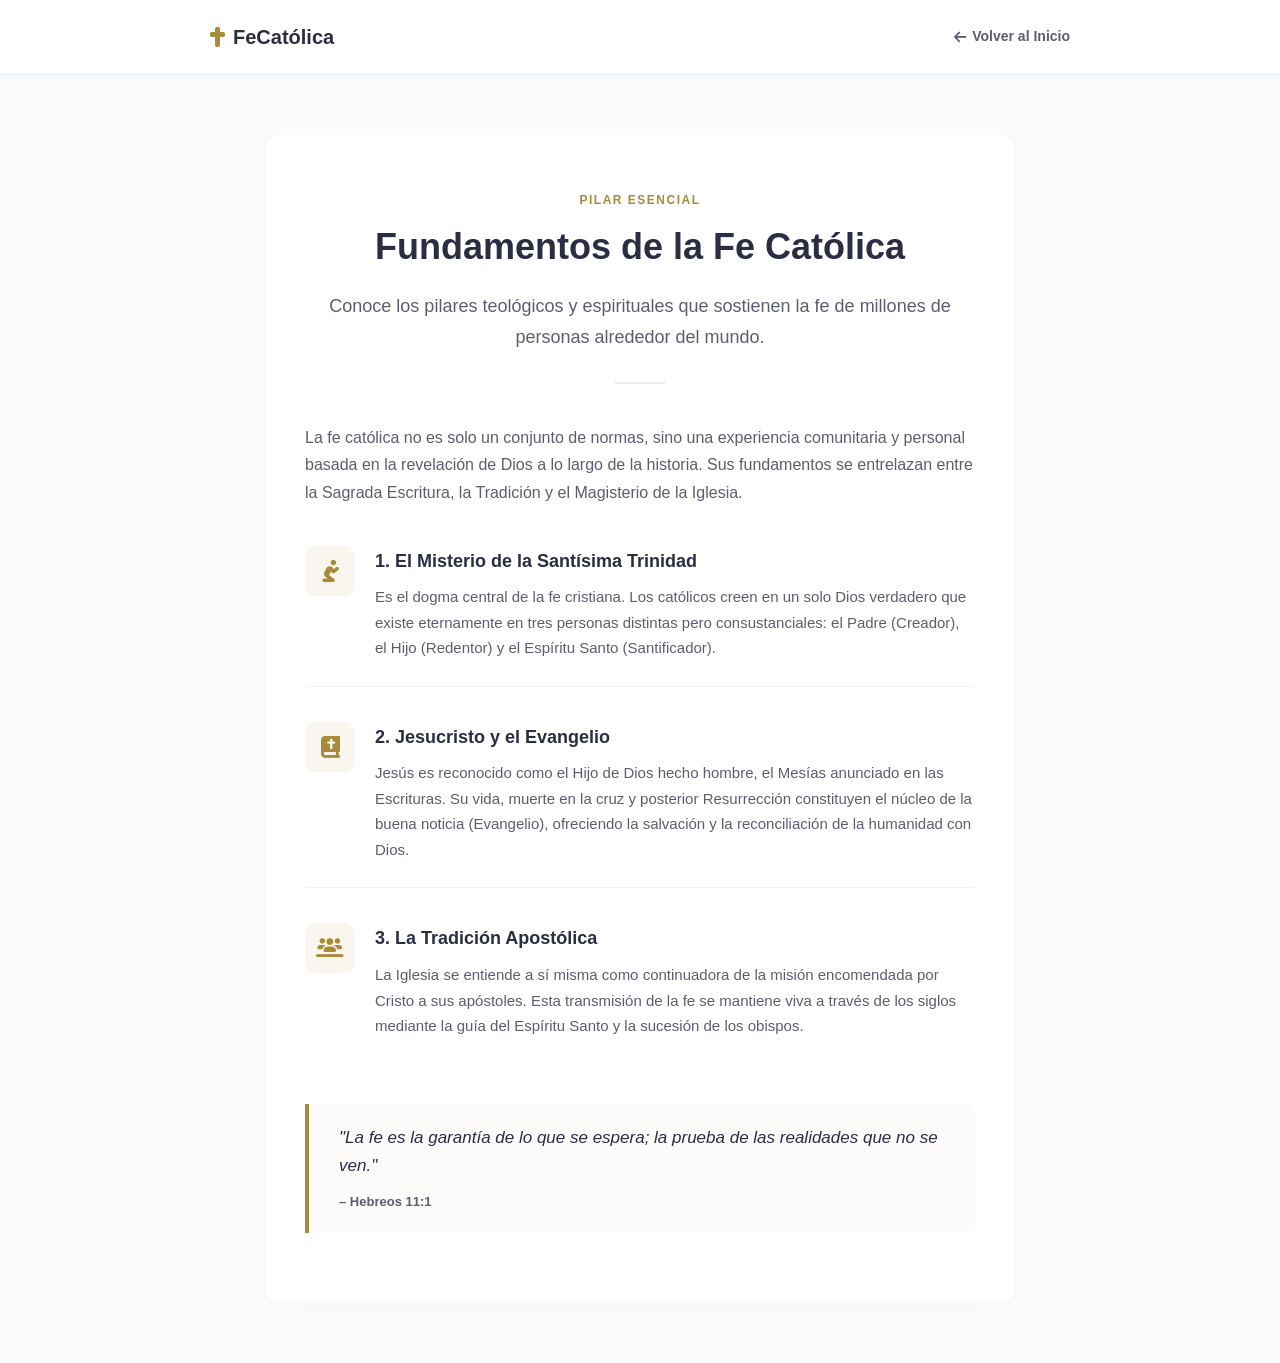
<file: pagina1.html>
<!DOCTYPE html>
<html lang="es">
<head>
    <meta charset="UTF-8">
    <meta name="viewport" content="width=device-width, initial-scale=1.0">
    <title>Fundamentos de Fe - Iglesia Católica</title>
    <link rel="stylesheet" href="https://cdnjs.cloudflare.com/ajax/libs/font-awesome/6.4.0/css/all.min.css">
    <style>
        /* --- Variables y Configuración General --- */
:root {
    --bg-color: #fafbfc;
    --card-bg: #ffffff;
    --primary-color: #a88a38; /* Dorado litúrgico */
    --text-dark: #2b2d42;
    --text-muted: #5c5e6e;
    --border-color: #e9ecef;
    --transition: all 0.3s ease;
}

* {
    margin: 0;
    padding: 0;
    box-sizing: border-box;
    font-family: 'Segoe UI', Tahoma, Geneva, Verdana, sans-serif;
}

body {
    background-color: var(--bg-color);
    color: var(--text-dark);
    line-height: 1.7;
}

/* --- Barra de Navegación --- */
.navbar {
    background-color: var(--card-bg);
    border-bottom: 1px solid var(--border-color);
    padding: 20px 0;
    position: sticky;
    top: 0;
    z-index: 100;
}

.nav-container {
    max-width: 900px;
    margin: 0 auto;
    display: flex;
    justify-content: space-between;
    align-items: center;
    padding: 0 20px;
}

.nav-logo {
    font-size: 20px;
    font-weight: 700;
    color: var(--text-dark);
    text-decoration: none;
    display: flex;
    align-items: center;
    gap: 8px;
}

.nav-logo i {
    color: var(--primary-color);
}

.btn-back {
    text-decoration: none;
    color: var(--text-muted);
    font-size: 14px;
    font-weight: 600;
    display: flex;
    align-items: center;
    gap: 6px;
    transition: var(--transition);
}

.btn-back:hover {
    color: var(--primary-color);
}

/* --- Estructura del Artículo --- */
.main-content {
    padding: 60px 20px;
}

.article-container {
    max-width: 750px;
    margin: 0 auto;
    background-color: var(--card-bg);
    padding: 50px 40px;
    border-radius: 16px;
    box-shadow: 0 4px 20px rgba(0, 0, 0, 0.02);
}

/* --- Encabezado del Artículo --- */
.article-header {
    text-align: center;
    margin-bottom: 40px;
}

.article-header .category {
    font-size: 12px;
    text-transform: uppercase;
    letter-spacing: 1.5px;
    color: var(--primary-color);
    font-weight: 700;
}

.article-header h1 {
    font-size: 36px;
    color: var(--text-dark);
    margin: 12px 0 20px 0;
    line-height: 1.3;
}

.article-header .lead {
    font-size: 18px;
    color: var(--text-muted);
}

.meta-divider {
    width: 50px;
    height: 2px;
    background-color: var(--border-color);
    margin: 30px auto 0 auto;
}

/* --- Cuerpo del Artículo --- */
.article-body > p {
    font-size: 16px;
    color: var(--text-muted);
    margin-bottom: 40px;
}

/* Bloques de Puntos Clave */
.core-point {
    display: flex;
    gap: 20px;
    margin-bottom: 35px;
    padding-bottom: 25px;
    border-bottom: 1px solid #f1f3f5;
}

.core-point:last-of-type {
    border-bottom: none;
}

.point-icon {
    font-size: 22px;
    color: var(--primary-color);
    background-color: rgba(168, 138, 56, 0.08);
    width: 50px;
    height: 50px;
    border-radius: 10px;
    display: flex;
    align-items: center;
    justify-content: center;
    flex-shrink: 0;
}

.point-text h3 {
    font-size: 18px;
    color: var(--text-dark);
    margin-bottom: 8px;
}

.point-text p {
    font-size: 15px;
    color: var(--text-muted);
}

/* Cita (Blockquote) */
blockquote {
    margin: 40px 0 20px 0;
    padding: 20px 30px;
    border-left: 4px solid var(--primary-color);
    background-color: #fcfbfa;
    font-style: italic;
    color: var(--text-dark);
    font-size: 17px;
    border-radius: 0 8px 8px 0;
}

blockquote span {
    display: block;
    font-size: 13px;
    font-style: normal;
    color: var(--text-muted);
    margin-top: 10px;
    font-weight: 600;
}

/* --- Diseño Adaptable (Responsive) --- */
@media (max-width: 600px) {
    .article-container {
        padding: 30px 20px;
    }

    .article-header h1 {
        font-size: 28px;
    }

    .core-point {
        flex-direction: column;
        gap: 15px;
    }
}
    </style>
</head>
<body>

    <nav class="navbar">
        <div class="nav-container">
            <a href="#" class="nav-logo"><i class="fa-solid fa-cross"></i> FeCatólica</a>
            <a href="index.html" class="btn-back"><i class="fa-solid fa-arrow-left"></i> Volver al Inicio</a>
        </div>
    </nav>

    <main class="main-content">
        <div class="article-container">
            
            <header class="article-header">
                <span class="category">Pilar Esencial</span>
                <h1>Fundamentos de la Fe Católica</h1>
                <p class="lead">Conoce los pilares teológicos y espirituales que sostienen la fe de millones de personas alrededor del mundo.</p>
                <div class="meta-divider"></div>
            </header>

            <section class="article-body">
                
                <p>La fe católica no es solo un conjunto de normas, sino una experiencia comunitaria y personal basada en la revelación de Dios a lo largo de la historia. Sus fundamentos se entrelazan entre la Sagrada Escritura, la Tradición y el Magisterio de la Iglesia.</p>

                <div class="core-point">
                    <div class="point-icon">
                        <i class="fa-solid fa-person-praying"></i>
                    </div>
                    <div class="point-text">
                        <h3>1. El Misterio de la Santísima Trinidad</h3>
                        <p>Es el dogma central de la fe cristiana. Los católicos creen en un solo Dios verdadero que existe eternamente en tres personas distintas pero consustanciales: el Padre (Creador), el Hijo (Redentor) y el Espíritu Santo (Santificador).</p>
                    </div>
                </div>

                <div class="core-point">
                    <div class="point-icon">
                        <i class="fa-solid fa-book-bible"></i>
                    </div>
                    <div class="point-text">
                        <h3>2. Jesucristo y el Evangelio</h3>
                        <p>Jesús es reconocido como el Hijo de Dios hecho hombre, el Mesías anunciado en las Escrituras. Su vida, muerte en la cruz y posterior Resurrección constituyen el núcleo de la buena noticia (Evangelio), ofreciendo la salvación y la reconciliación de la humanidad con Dios.</p>
                    </div>
                </div>

                <div class="core-point">
                    <div class="point-icon">
                        <i class="fa-solid fa-users-line"></i>
                    </div>
                    <div class="point-text">
                        <h3>3. La Tradición Apostólica</h3>
                        <p>La Iglesia se entiende a sí misma como continuadora de la misión encomendada por Cristo a sus apóstoles. Esta transmisión de la fe se mantiene viva a través de los siglos mediante la guía del Espíritu Santo y la sucesión de los obispos.</p>
                    </div>
                </div>

                <blockquote>
                    "La fe es la garantía de lo que se espera; la prueba de las realidades que no se ven." 
                    <span>– Hebreos 11:1</span>
                </blockquote>

            </section>

        </div>
    </main>

</body>
</html>
</file>
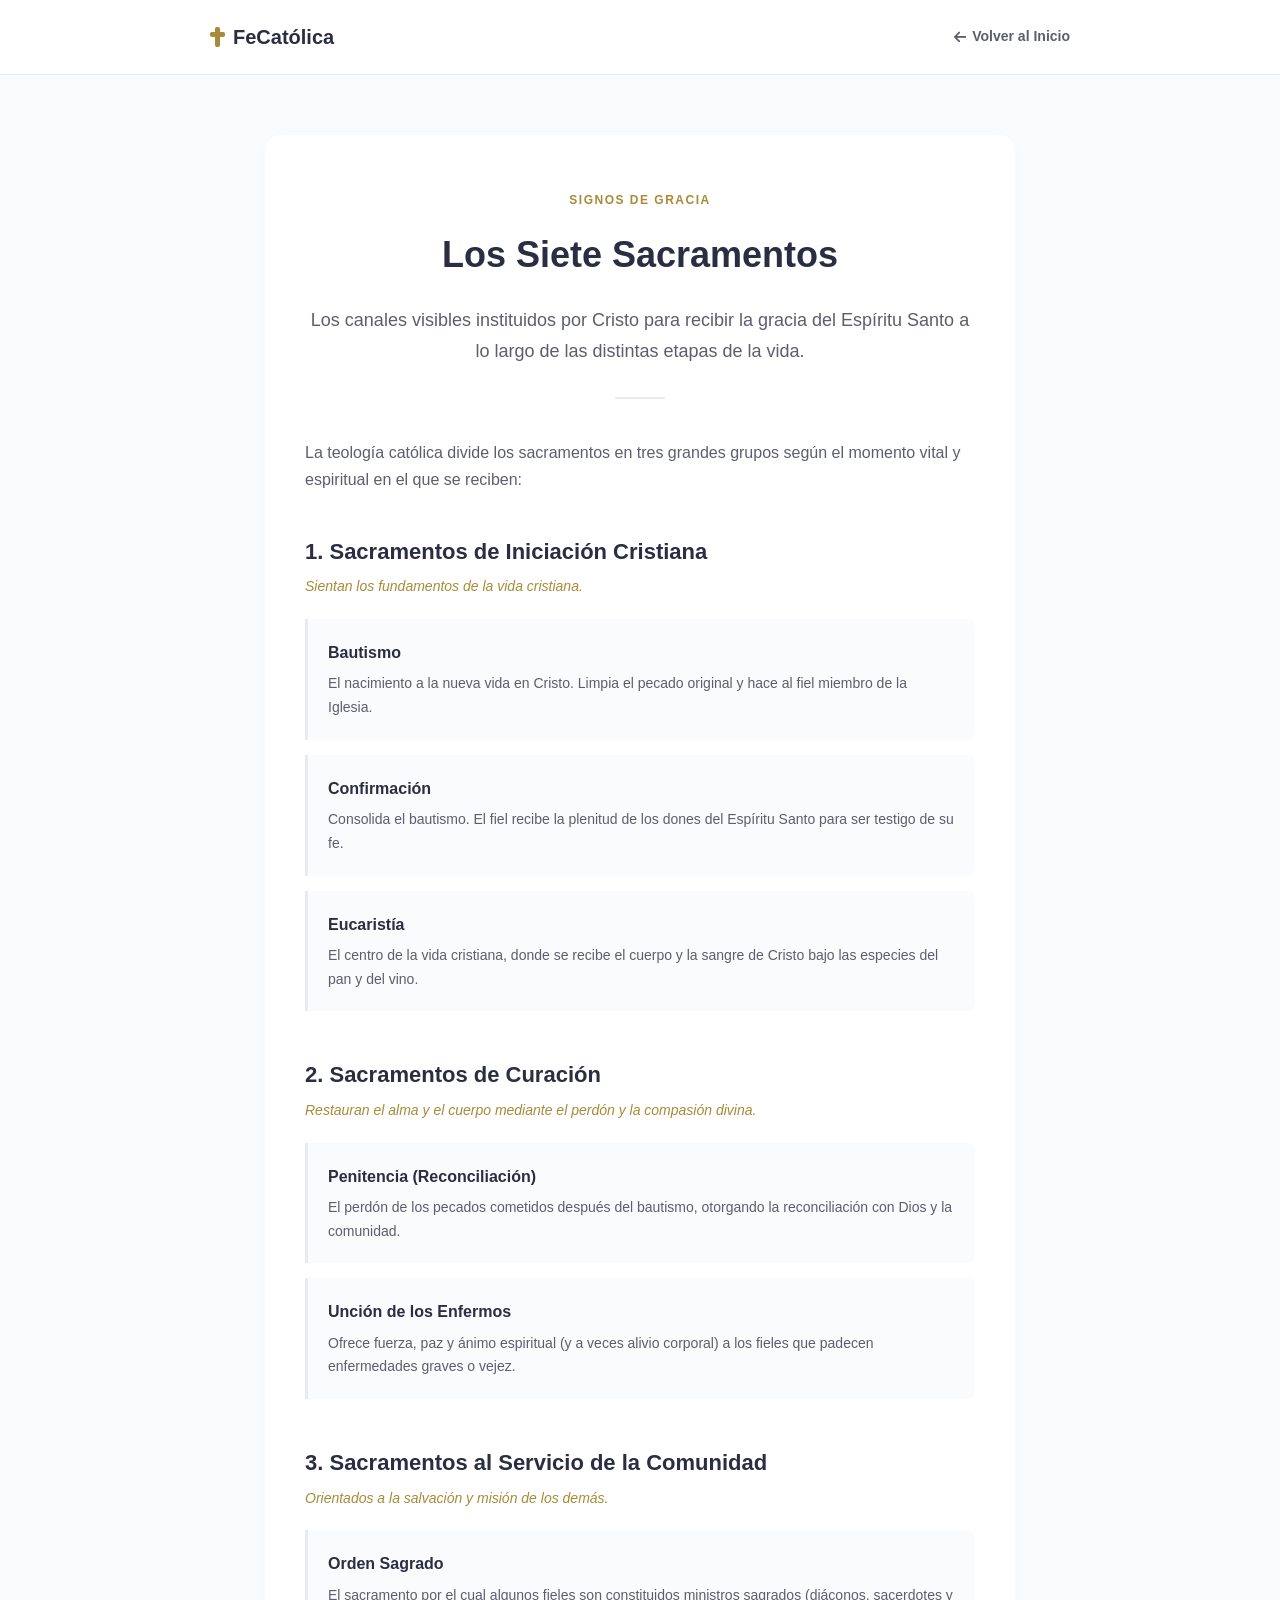
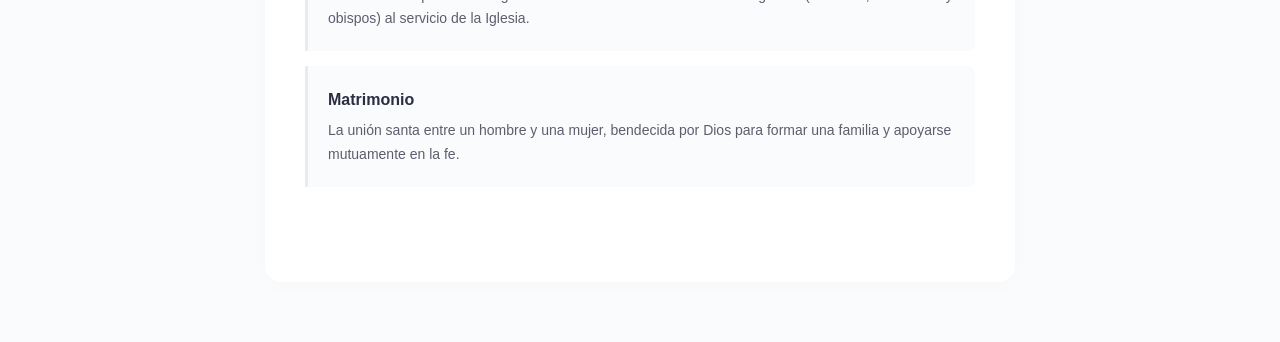
<file: pagina2.html>
<!DOCTYPE html>
<html lang="es">
<head>
    <meta charset="UTF-8">
    <meta name="viewport" content="width=device-width, initial-scale=1.0">
    <title>Los Sacramentos - Iglesia Católica</title>
    <link rel="stylesheet" href="https://cdnjs.cloudflare.com/ajax/libs/font-awesome/6.4.0/css/all.min.css">
    <style>
        /* --- Variables y Estilos Base --- */
:root {
    --bg-color: #fafbfc;
    --card-bg: #ffffff;
    --primary-color: #a88a38;
    --text-dark: #2b2d42;
    --text-muted: #5c5e6e;
    --border-color: #e9ecef;
    --transition: all 0.3s ease;
}

* {
    margin: 0;
    padding: 0;
    box-sizing: border-box;
    font-family: 'Segoe UI', Tahoma, Geneva, Verdana, sans-serif;
}

body {
    background-color: var(--bg-color);
    color: var(--text-dark);
    line-height: 1.7;
}

/* --- Barra de Navegación --- */
.navbar {
    background-color: var(--card-bg);
    border-bottom: 1px solid var(--border-color);
    padding: 20px 0;
    position: sticky;
    top: 0;
    z-index: 100;
}

.nav-container {
    max-width: 900px;
    margin: 0 auto;
    display: flex;
    justify-content: space-between;
    align-items: center;
    padding: 0 20px;
}

.nav-logo {
    font-size: 20px;
    font-weight: 700;
    color: var(--text-dark);
    text-decoration: none;
    display: flex;
    align-items: center;
    gap: 8px;
}

.nav-logo i {
    color: var(--primary-color);
}

.btn-back {
    text-decoration: none;
    color: var(--text-muted);
    font-size: 14px;
    font-weight: 600;
    display: flex;
    align-items: center;
    gap: 6px;
    transition: var(--transition);
}

.btn-back:hover {
    color: var(--primary-color);
}

/* --- Contenedor del Artículo --- */
.main-content {
    padding: 60px 20px;
}

.article-container {
    max-width: 750px;
    margin: 0 auto;
    background-color: var(--card-bg);
    padding: 50px 40px;
    border-radius: 16px;
    box-shadow: 0 4px 20px rgba(0, 0, 0, 0.02);
}

/* --- Encabezado --- */
.article-header {
    text-align: center;
    margin-bottom: 40px;
}

.article-header .category {
    font-size: 12px;
    text-transform: uppercase;
    letter-spacing: 1.5px;
    color: var(--primary-color);
    font-weight: 700;
}

.article-header h1 {
    font-size: 36px;
    color: var(--text-dark);
    margin: 12px 0 20px 0;
}

.article-header .lead {
    font-size: 18px;
    color: var(--text-muted);
}

.meta-divider {
    width: 50px;
    height: 2px;
    background-color: var(--border-color);
    margin: 30px auto 0 auto;
}

/* --- Bloques de Contenido --- */
.intro-text {
    font-size: 16px;
    color: var(--text-muted);
    margin-bottom: 40px;
}

/* Categorías */
.sacrament-category {
    margin-bottom: 45px;
}

.sacrament-category h2 {
    font-size: 22px;
    color: var(--text-dark);
    margin-bottom: 5px;
}

.category-desc {
    font-size: 14px;
    color: var(--primary-color);
    font-style: italic;
    margin-bottom: 20px;
}

/* Elementos de Lista de Sacramentos */
.sacrament-item {
    background-color: #fafbfc;
    padding: 20px;
    border-left: 3px solid var(--border-color);
    border-radius: 0 8px 8px 0;
    margin-bottom: 15px;
    transition: var(--transition);
}

.sacrament-item:hover {
    border-left-color: var(--primary-color);
    background-color: #f6f5f0;
}

.sacrament-item h3 {
    font-size: 16px;
    color: var(--text-dark);
    margin-bottom: 6px;
}

.sacrament-item p {
    font-size: 14px;
    color: var(--text-muted);
}

/* --- Diseño Adaptable --- */
@media (max-width: 600px) {
    .article-container {
        padding: 30px 20px;
    }

    .article-header h1 {
        font-size: 28px;
    }
}
    </style>
</head>
<body>

    <nav class="navbar">
        <div class="nav-container">
            <a href="#" class="nav-logo"><i class="fa-solid fa-cross"></i> FeCatólica</a>
            <a href="index.html" class="btn-back"><i class="fa-solid fa-arrow-left"></i> Volver al Inicio</a>
        </div>
    </nav>

    <main class="main-content">
        <div class="article-container">
            
            <header class="article-header">
                <span class="category">Signos de Gracia</span>
                <h1>Los Siete Sacramentos</h1>
                <p class="lead">Los canales visibles instituidos por Cristo para recibir la gracia del Espíritu Santo a lo largo de las distintas etapas de la vida.</p>
                <div class="meta-divider"></div>
            </header>

            <section class="article-body">
                
                <p class="intro-text">La teología católica divide los sacramentos en tres grandes grupos según el momento vital y espiritual en el que se reciben:</p>

                <div class="sacrament-category">
                    <h2>1. Sacramentos de Iniciación Cristiana</h2>
                    <p class="category-desc">Sientan los fundamentos de la vida cristiana.</p>
                    
                    <div class="sacrament-item">
                        <h3>Bautismo</h3>
                        <p>El nacimiento a la nueva vida en Cristo. Limpia el pecado original y hace al fiel miembro de la Iglesia.</p>
                    </div>
                    <div class="sacrament-item">
                        <h3>Confirmación</h3>
                        <p>Consolida el bautismo. El fiel recibe la plenitud de los dones del Espíritu Santo para ser testigo de su fe.</p>
                    </div>
                    <div class="sacrament-item">
                        <h3>Eucaristía</h3>
                        <p>El centro de la vida cristiana, donde se recibe el cuerpo y la sangre de Cristo bajo las especies del pan y del vino.</p>
                    </div>
                </div>

                <div class="sacrament-category">
                    <h2>2. Sacramentos de Curación</h2>
                    <p class="category-desc">Restauran el alma y el cuerpo mediante el perdón y la compasión divina.</p>
                    
                    <div class="sacrament-item">
                        <h3>Penitencia (Reconciliación)</h3>
                        <p>El perdón de los pecados cometidos después del bautismo, otorgando la reconciliación con Dios y la comunidad.</p>
                    </div>
                    <div class="sacrament-item">
                        <h3>Unción de los Enfermos</h3>
                        <p>Ofrece fuerza, paz y ánimo espiritual (y a veces alivio corporal) a los fieles que padecen enfermedades graves o vejez.</p>
                    </div>
                </div>

                <div class="sacrament-category">
                    <h2>3. Sacramentos al Servicio de la Comunidad</h2>
                    <p class="category-desc">Orientados a la salvación y misión de los demás.</p>
                    
                    <div class="sacrament-item">
                        <h3>Orden Sagrado</h3>
                        <p>El sacramento por el cual algunos fieles son constituidos ministros sagrados (diáconos, sacerdotes y obispos) al servicio de la Iglesia.</p>
                    </div>
                    <div class="sacrament-item">
                        <h3>Matrimonio</h3>
                        <p>La unión santa entre un hombre y una mujer, bendecida por Dios para formar una familia y apoyarse mutuamente en la fe.</p>
                    </div>
                </div>

            </section>

        </div>
    </main>

</body>
</html>
</file>
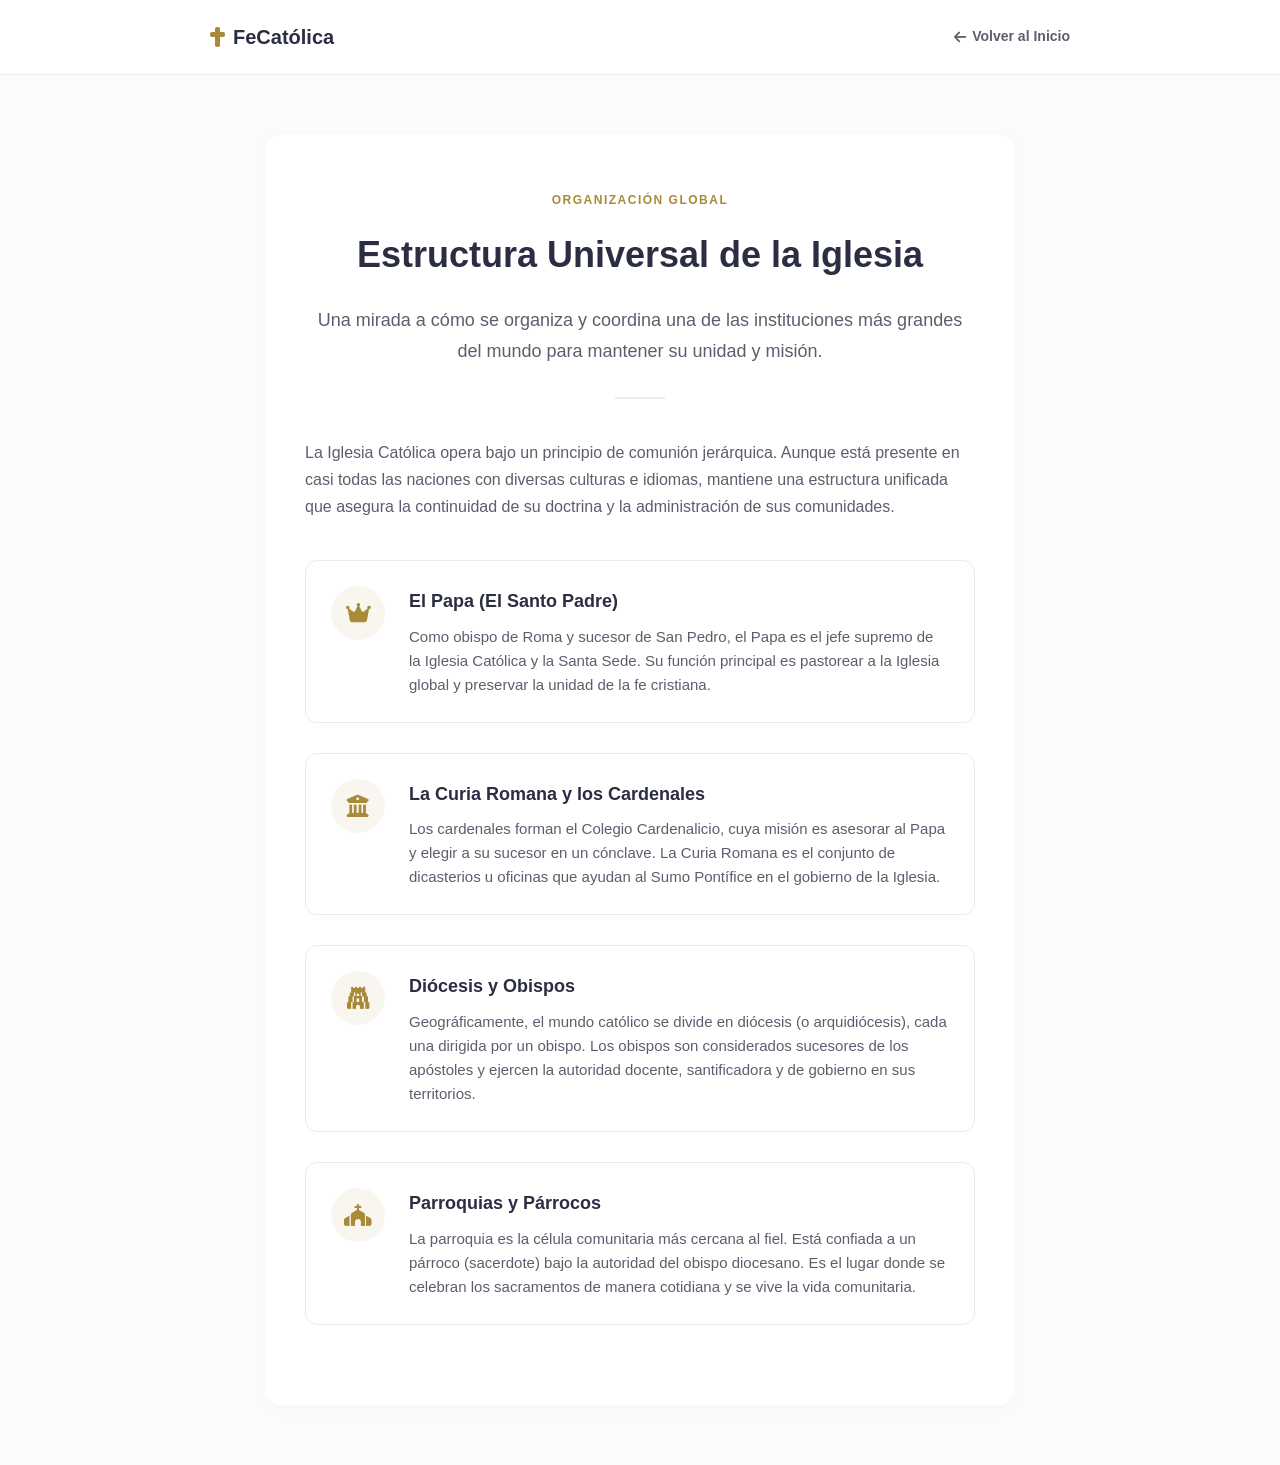
<file: pagina3.html>
<!DOCTYPE html>
<html lang="es">
<head>
    <meta charset="UTF-8">
    <meta name="viewport" content="width=device-width, initial-scale=1.0">
    <title>Estructura Universal - Iglesia Católica</title>
    <link rel="stylesheet" href="https://cdnjs.cloudflare.com/ajax/libs/font-awesome/6.4.0/css/all.min.css">
    <style>
        /* --- Variables y Configuración General --- */
:root {
    --bg-color: #fafbfc;
    --card-bg: #ffffff;
    --primary-color: #a88a38;
    --text-dark: #2b2d42;
    --text-muted: #5c5e6e;
    --border-color: #e9ecef;
    --transition: all 0.3s ease;
}

* {
    margin: 0;
    padding: 0;
    box-sizing: border-box;
    font-family: 'Segoe UI', Tahoma, Geneva, Verdana, sans-serif;
}

body {
    background-color: var(--bg-color);
    color: var(--text-dark);
    line-height: 1.7;
}

/* --- Barra de Navegación --- */
.navbar {
    background-color: var(--card-bg);
    border-bottom: 1px solid var(--border-color);
    padding: 20px 0;
    position: sticky;
    top: 0;
    z-index: 100;
}

.nav-container {
    max-width: 900px;
    margin: 0 auto;
    display: flex;
    justify-content: space-between;
    align-items: center;
    padding: 0 20px;
}

.nav-logo {
    font-size: 20px;
    font-weight: 700;
    color: var(--text-dark);
    text-decoration: none;
    display: flex;
    align-items: center;
    gap: 8px;
}

.nav-logo i {
    color: var(--primary-color);
}

.btn-back {
    text-decoration: none;
    color: var(--text-muted);
    font-size: 14px;
    font-weight: 600;
    display: flex;
    align-items: center;
    gap: 6px;
    transition: var(--transition);
}

.btn-back:hover {
    color: var(--primary-color);
}

/* --- Contenedor del Artículo --- */
.main-content {
    padding: 60px 20px;
}

.article-container {
    max-width: 750px;
    margin: 0 auto;
    background-color: var(--card-bg);
    padding: 50px 40px;
    border-radius: 16px;
    box-shadow: 0 4px 20px rgba(0, 0, 0, 0.02);
}

/* --- Encabezado --- */
.article-header {
    text-align: center;
    margin-bottom: 40px;
}

.article-header .category {
    font-size: 12px;
    text-transform: uppercase;
    letter-spacing: 1.5px;
    color: var(--primary-color);
    font-weight: 700;
}

.article-header h1 {
    font-size: 36px;
    color: var(--text-dark);
    margin: 12px 0 20px 0;
}

.article-header .lead {
    font-size: 18px;
    color: var(--text-muted);
}

.meta-divider {
    width: 50px;
    height: 2px;
    background-color: var(--border-color);
    margin: 30px auto 0 auto;
}

/* --- Bloques de Estructura --- */
.article-body > p {
    font-size: 16px;
    color: var(--text-muted);
    margin-bottom: 40px;
}

.structure-block {
    display: flex;
    gap: 24px;
    margin-bottom: 30px;
    padding: 25px;
    border-radius: 12px;
    background-color: #ffffff;
    border: 1px solid var(--border-color);
    transition: var(--transition);
}

.structure-block:hover {
    border-color: var(--primary-color);
    box-shadow: 0 5px 15px rgba(0, 0, 0, 0.03);
}

.block-icon {
    font-size: 22px;
    color: var(--primary-color);
    background-color: rgba(168, 138, 56, 0.08);
    width: 54px;
    height: 54px;
    border-radius: 50%;
    display: flex;
    align-items: center;
    justify-content: center;
    flex-shrink: 0;
}

.block-text h3 {
    font-size: 18px;
    color: var(--text-dark);
    margin-bottom: 8px;
}

.block-text p {
    font-size: 15px;
    color: var(--text-muted);
    line-height: 1.6;
}

/* --- Diseño Adaptable --- */
@media (max-width: 600px) {
    .article-container {
        padding: 30px 20px;
    }

    .article-header h1 {
        font-size: 28px;
    }

    .structure-block {
        flex-direction: column;
        gap: 15px;
        padding: 20px;
    }
}
    </style>
</head>
<body>

    <nav class="navbar">
        <div class="nav-container">
            <a href="#" class="nav-logo"><i class="fa-solid fa-cross"></i> FeCatólica</a>
            <a href="index.html" class="btn-back"><i class="fa-solid fa-arrow-left"></i> Volver al Inicio</a>
        </div>
    </nav>

    <main class="main-content">
        <div class="article-container">
            
            <header class="article-header">
                <span class="category">Organización Global</span>
                <h1>Estructura Universal de la Iglesia</h1>
                <p class="lead">Una mirada a cómo se organiza y coordina una de las instituciones más grandes del mundo para mantener su unidad y misión.</p>
                <div class="meta-divider"></div>
            </header>

            <section class="article-body">
                
                <p>La Iglesia Católica opera bajo un principio de comunión jerárquica. Aunque está presente en casi todas las naciones con diversas culturas e idiomas, mantiene una estructura unificada que asegura la continuidad de su doctrina y la administración de sus comunidades.</p>

                <div class="structure-block">
                    <div class="block-icon">
                        <i class="fa-solid fa-crown"></i>
                    </div>
                    <div class="block-text">
                        <h3>El Papa (El Santo Padre)</h3>
                        <p>Como obispo de Roma y sucesor de San Pedro, el Papa es el jefe supremo de la Iglesia Católica y la Santa Sede. Su función principal es pastorear a la Iglesia global y preservar la unidad de la fe cristiana.</p>
                    </div>
                </div>

                <div class="structure-block">
                    <div class="block-icon">
                        <i class="fa-solid fa-building-columns"></i>
                    </div>
                    <div class="block-text">
                        <h3>La Curia Romana y los Cardenales</h3>
                        <p>Los cardenales forman el Colegio Cardenalicio, cuya misión es asesorar al Papa y elegir a su sucesor en un cónclave. La Curia Romana es el conjunto de dicasterios u oficinas que ayudan al Sumo Pontífice en el gobierno de la Iglesia.</p>
                    </div>
                </div>

                <div class="structure-block">
                    <div class="block-icon">
                        <i class="fa-solid fa-gopuram"></i>
                    </div>
                    <div class="block-text">
                        <h3>Diócesis y Obispos</h3>
                        <p>Geográficamente, el mundo católico se divide en diócesis (o arquidiócesis), cada una dirigida por un obispo. Los obispos son considerados sucesores de los apóstoles y ejercen la autoridad docente, santificadora y de gobierno en sus territorios.</p>
                    </div>
                </div>

                <div class="structure-block">
                    <div class="block-icon">
                        <i class="fa-solid fa-church"></i>
                    </div>
                    <div class="block-text">
                        <h3>Parroquias y Párrocos</h3>
                        <p>La parroquia es la célula comunitaria más cercana al fiel. Está confiada a un párroco (sacerdote) bajo la autoridad del obispo diocesano. Es el lugar donde se celebran los sacramentos de manera cotidiana y se vive la vida comunitaria.</p>
                    </div>
                </div>

            </section>

        </div>
    </main>

</body>
</html>
</file>
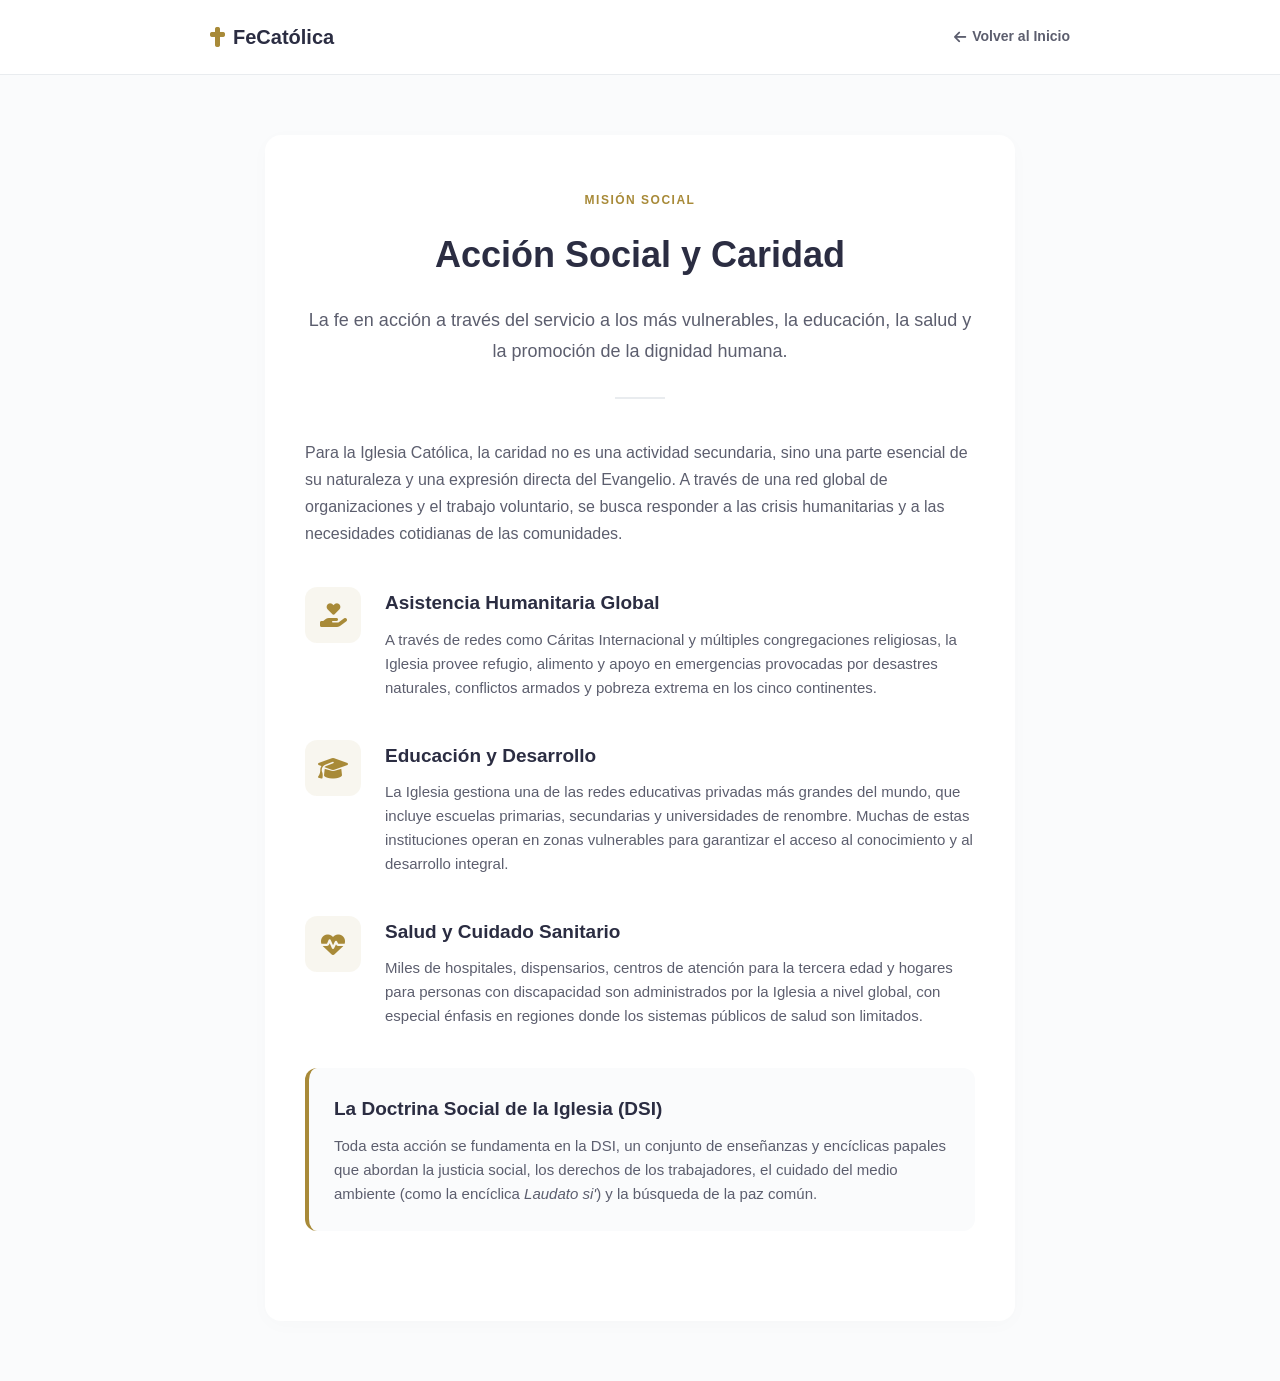
<file: pagina4.html>
<!DOCTYPE html>
<html lang="es">
<head>
    <meta charset="UTF-8">
    <meta name="viewport" content="width=device-width, initial-scale=1.0">
    <title>Acción y Caridad - Iglesia Católica</title>
    <link rel="stylesheet" href="https://cdnjs.cloudflare.com/ajax/libs/font-awesome/6.4.0/css/all.min.css">
    <style>
        /* --- Variables y Configuración General --- */
:root {
    --bg-color: #fafbfc;
    --card-bg: #ffffff;
    --primary-color: #a88a38;
    --text-dark: #2b2d42;
    --text-muted: #5c5e6e;
    --border-color: #e9ecef;
    --transition: all 0.3s ease;
}

* {
    margin: 0;
    padding: 0;
    box-sizing: border-box;
    font-family: 'Segoe UI', Tahoma, Geneva, Verdana, sans-serif;
}

body {
    background-color: var(--bg-color);
    color: var(--text-dark);
    line-height: 1.7;
}

/* --- Barra de Navegación --- */
.navbar {
    background-color: var(--card-bg);
    border-bottom: 1px solid var(--border-color);
    padding: 20px 0;
    position: sticky;
    top: 0;
    z-index: 100;
}

.nav-container {
    max-width: 900px;
    margin: 0 auto;
    display: flex;
    justify-content: space-between;
    align-items: center;
    padding: 0 20px;
}

.nav-logo {
    font-size: 20px;
    font-weight: 700;
    color: var(--text-dark);
    text-decoration: none;
    display: flex;
    align-items: center;
    gap: 8px;
}

.nav-logo i {
    color: var(--primary-color);
}

.btn-back {
    text-decoration: none;
    color: var(--text-muted);
    font-size: 14px;
    font-weight: 600;
    display: flex;
    align-items: center;
    gap: 6px;
    transition: var(--transition);
}

.btn-back:hover {
    color: var(--primary-color);
}

/* --- Contenedor del Artículo --- */
.main-content {
    padding: 60px 20px;
}

.article-container {
    max-width: 750px;
    margin: 0 auto;
    background-color: var(--card-bg);
    padding: 50px 40px;
    border-radius: 16px;
    box-shadow: 0 4px 20px rgba(0, 0, 0, 0.02);
}

/* --- Encabezado --- */
.article-header {
    text-align: center;
    margin-bottom: 40px;
}

.article-header .category {
    font-size: 12px;
    text-transform: uppercase;
    letter-spacing: 1.5px;
    color: var(--primary-color);
    font-weight: 700;
}

.article-header h1 {
    font-size: 36px;
    color: var(--text-dark);
    margin: 12px 0 20px 0;
}

.article-header .lead {
    font-size: 18px;
    color: var(--text-muted);
}

.meta-divider {
    width: 50px;
    height: 2px;
    background-color: var(--border-color);
    margin: 30px auto 0 auto;
}

/* --- Secciones de Misión --- */
.article-body > p {
    font-size: 16px;
    color: var(--text-muted);
    margin-bottom: 40px;
}

.mission-row {
    display: flex;
    gap: 24px;
    margin-bottom: 40px;
}

.mission-icon {
    font-size: 24px;
    color: var(--primary-color);
    background-color: rgba(168, 138, 56, 0.08);
    width: 56px;
    height: 56px;
    border-radius: 12px;
    display: flex;
    align-items: center;
    justify-content: center;
    flex-shrink: 0;
}

.mission-info h3 {
    font-size: 19px;
    color: var(--text-dark);
    margin-bottom: 8px;
}

.mission-info p {
    font-size: 15px;
    color: var(--text-muted);
    line-height: 1.6;
}

/* Variación para el bloque final destacado */
.mission-info.full-width {
    background-color: #fafbfc;
    padding: 25px;
    border-radius: 12px;
    border-left: 4px solid var(--primary-color);
}

/* --- Diseño Adaptable --- */
@media (max-width: 600px) {
    .article-container {
        padding: 30px 20px;
    }

    .article-header h1 {
        font-size: 28px;
    }

    .mission-row {
        flex-direction: column;
        gap: 15px;
    }
}
    </style>
</head>
<body>

    <nav class="navbar">
        <div class="nav-container">
            <a href="#" class="nav-logo"><i class="fa-solid fa-cross"></i> FeCatólica</a>
            <a href="index.html" class="btn-back"><i class="fa-solid fa-arrow-left"></i> Volver al Inicio</a>
        </div>
    </nav>

    <main class="main-content">
        <div class="article-container">
            
            <header class="article-header">
                <span class="category">Misión Social</span>
                <h1>Acción Social y Caridad</h1>
                <p class="lead">La fe en acción a través del servicio a los más vulnerables, la educación, la salud y la promoción de la dignidad humana.</p>
                <div class="meta-divider"></div>
            </header>

            <section class="article-body">
                
                <p>Para la Iglesia Católica, la caridad no es una actividad secundaria, sino una parte esencial de su naturaleza y una expresión directa del Evangelio. A través de una red global de organizaciones y el trabajo voluntario, se busca responder a las crisis humanitarias y a las necesidades cotidianas de las comunidades.</p>

                <div class="mission-row">
                    <div class="mission-icon">
                        <i class="fa-solid fa-hand-holding-heart"></i>
                    </div>
                    <div class="mission-info">
                        <h3>Asistencia Humanitaria Global</h3>
                        <p>A través de redes como Cáritas Internacional y múltiples congregaciones religiosas, la Iglesia provee refugio, alimento y apoyo en emergencias provocadas por desastres naturales, conflictos armados y pobreza extrema en los cinco continentes.</p>
                    </div>
                </div>

                <div class="mission-row">
                    <div class="mission-icon">
                        <i class="fa-solid fa-graduation-cap"></i>
                    </div>
                    <div class="mission-info">
                        <h3>Educación y Desarrollo</h3>
                        <p>La Iglesia gestiona una de las redes educativas privadas más grandes del mundo, que incluye escuelas primarias, secundarias y universidades de renombre. Muchas de estas instituciones operan en zonas vulnerables para garantizar el acceso al conocimiento y al desarrollo integral.</p>
                    </div>
                </div>

                <div class="mission-row">
                    <div class="mission-icon">
                        <i class="fa-solid fa-heart-pulse"></i>
                    </div>
                    <div class="mission-info">
                        <h3>Salud y Cuidado Sanitario</h3>
                        <p>Miles de hospitales, dispensarios, centros de atención para la tercera edad y hogares para personas con discapacidad son administrados por la Iglesia a nivel global, con especial énfasis en regiones donde los sistemas públicos de salud son limitados.</p>
                    </div>
                </div>

                <div class="mission-row">
                    <div class="mission-info full-width">
                        <h3>La Doctrina Social de la Iglesia (DSI)</h3>
                        <p>Toda esta acción se fundamenta en la DSI, un conjunto de enseñanzas y encíclicas papales que abordan la justicia social, los derechos de los trabajadores, el cuidado del medio ambiente (como la encíclica <em>Laudato si'</em>) y la búsqueda de la paz común.</p>
                    </div>
                </div>

            </section>

        </div>
    </main>

</body>
</html>
</file>
